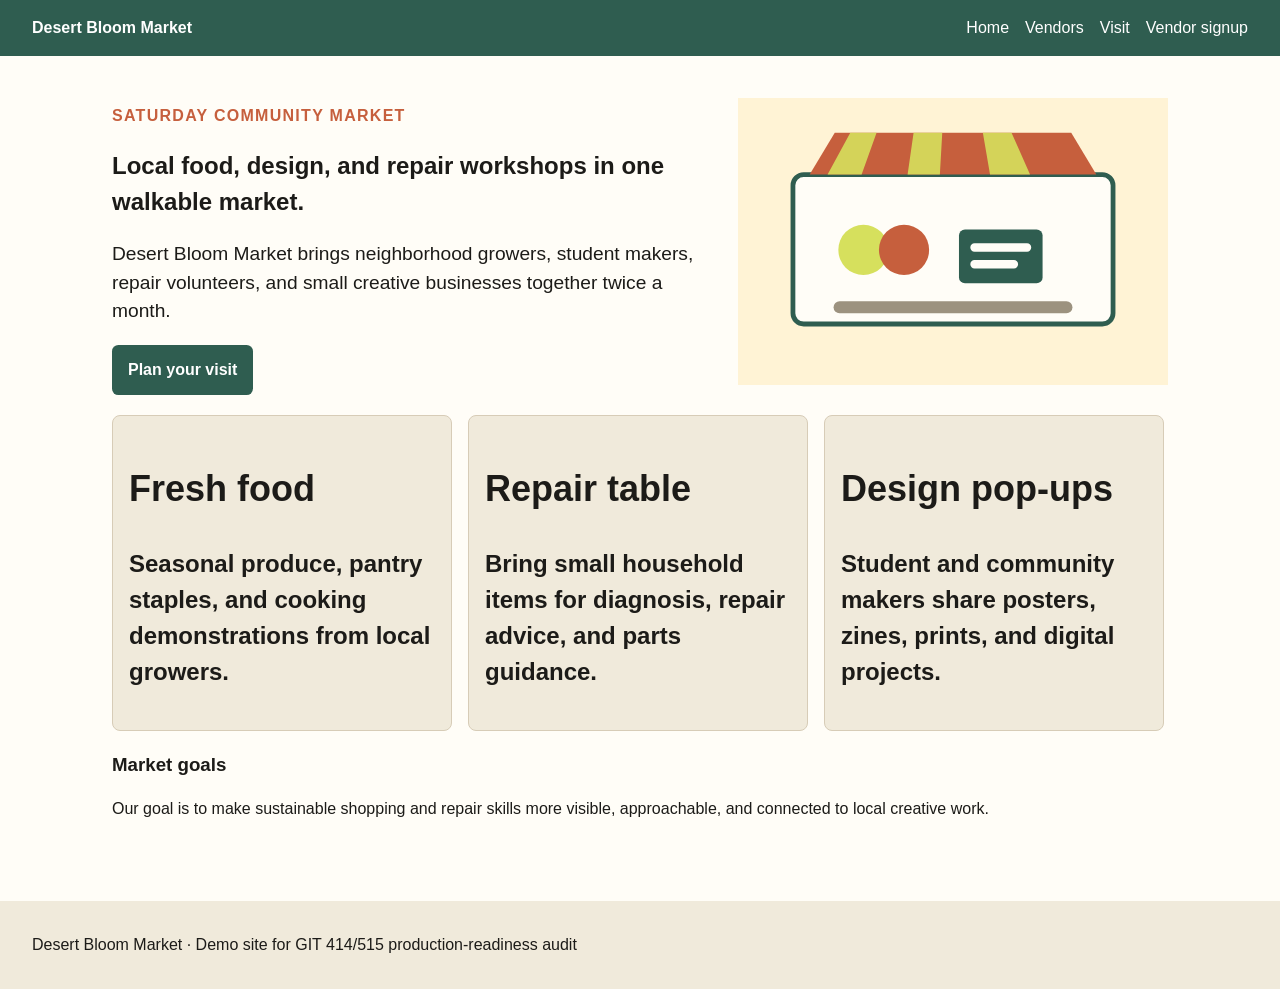
<file: index.html>
<!doctype html>
<html lang="en">
<head>
  <meta charset="utf-8">
  <meta name="viewport" content="width=device-width, initial-scale=1.0">
  <title>Desert Bloom Market</title>
  <meta name="Desert Bloom Market">
  <link rel="stylesheet" href="assets/styles.css">
</head>
<body>
  <header class="site-header">
    <a class="logo" href="index.html">Desert Bloom Market</a>
    <nav aria-label="Main navigation">
      <a href="index.html">Home</a>
      <a href="vendors.html">Vendors</a>
      <a href="visit.html">Visit</a>
      <a href="signup.html">Vendor signup</a>
    </nav>
  </header>

  <main class="page">
    <section class="hero">
      <div>
        <p class="eyebrow">Saturday Community Market</p>
        <h1>Local food, design, and repair workshops in one walkable market.</h1>
        <p class="lede">Desert Bloom Market brings neighborhood growers, student makers, repair volunteers, and small creative businesses together twice a month.</p>
        <a class="button" href="visit.html">Plan your visit</a>
      </div>
      <img class="hero-image" src="assets/market-hero.svg" alt="A decorative illustration of a market stall">
    </section>

    <h2 class="feature-row">
      <article class="feature-card">
        <h2>Fresh food</h2>
        <p>Seasonal produce, pantry staples, and cooking demonstrations from local growers.</p>
      </article>
      <article class="feature-card highlight">
        <h2>Repair table</h2>
        <p>Bring small household items for diagnosis, repair advice, and parts guidance.</p>
      </article>
      <article class="feature-card">
        <h2>Design pop-ups</h2>
        <p>Student and community makers share posters, zines, prints, and digital projects.</p>
      </article>
    </h2>

    <section>
      <h3>Market goals</h3>
      <p>Our goal is to make sustainable shopping and repair skills more visible, approachable, and connected to local creative work.</p>
    </section>
  </main>

  <footer>
    <p>Desert Bloom Market · Demo site for GIT 414/515 production-readiness audit</p>
  </footer>
</body>
</html>
</file>
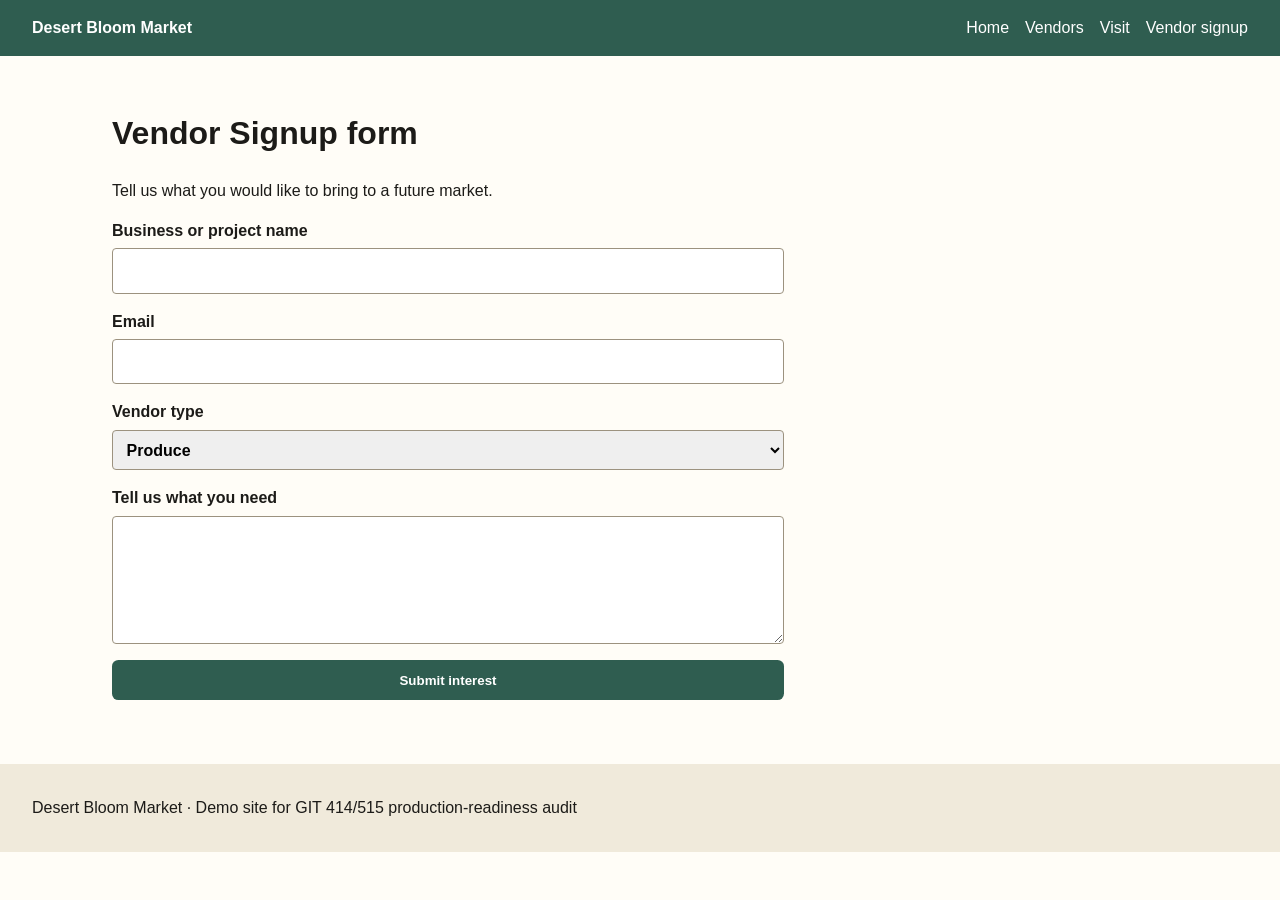
<file: signup.html>
<!doctype html>
<html lang="en">
<head>
  <meta charset="utf-8">
  <meta name="viewport" content="width=device-width, initial-scale=1">
  <title>Vendor Signup</title>
  <meta name="description" content="Interest form for Desert Bloom Market vendors.">
  <link rel="stylesheet" href="assets/styles.css">
</head>
<body>
  <header class="site-header">
    <a class="logo" href="index.html">Desert Bloom Market</a>
    <nav aria-label="Main navigation">
      <a href="index.html">Home</a>
      <a href="vendors.html">Vendors</a>
      <a href="visit.html">Visit</a>
      <a href="signup.html">Vendor signup</a>
    </nav>
  </header>

  <main class="page">
    <h1>Vendor Signup form</h1>
    <p>Tell us what you would like to bring to a future market.</p>

    <form>
      <label>Business or project name
        <input type="text" name="business" required>
      </label>
      <label>Email
        <input type="email" name="email" required>
      </label>
      <label>Vendor type
        <select name="type">
          <option>Produce</option>
          <option>Prepared food</option>
          <option>Repair</option>
          <option>Creative goods</option>
        </select>
      </label>
      <label>Tell us what you need
        <textarea name="needs"></textarea>
      </label>
      <button type="submit">Submit interest</button>
    </form>
  </main>

  <footer>
    <p>Desert Bloom Market · Demo site for GIT 414/515 production-readiness audit</p>
  </footer>
</body>
</html>
</file>
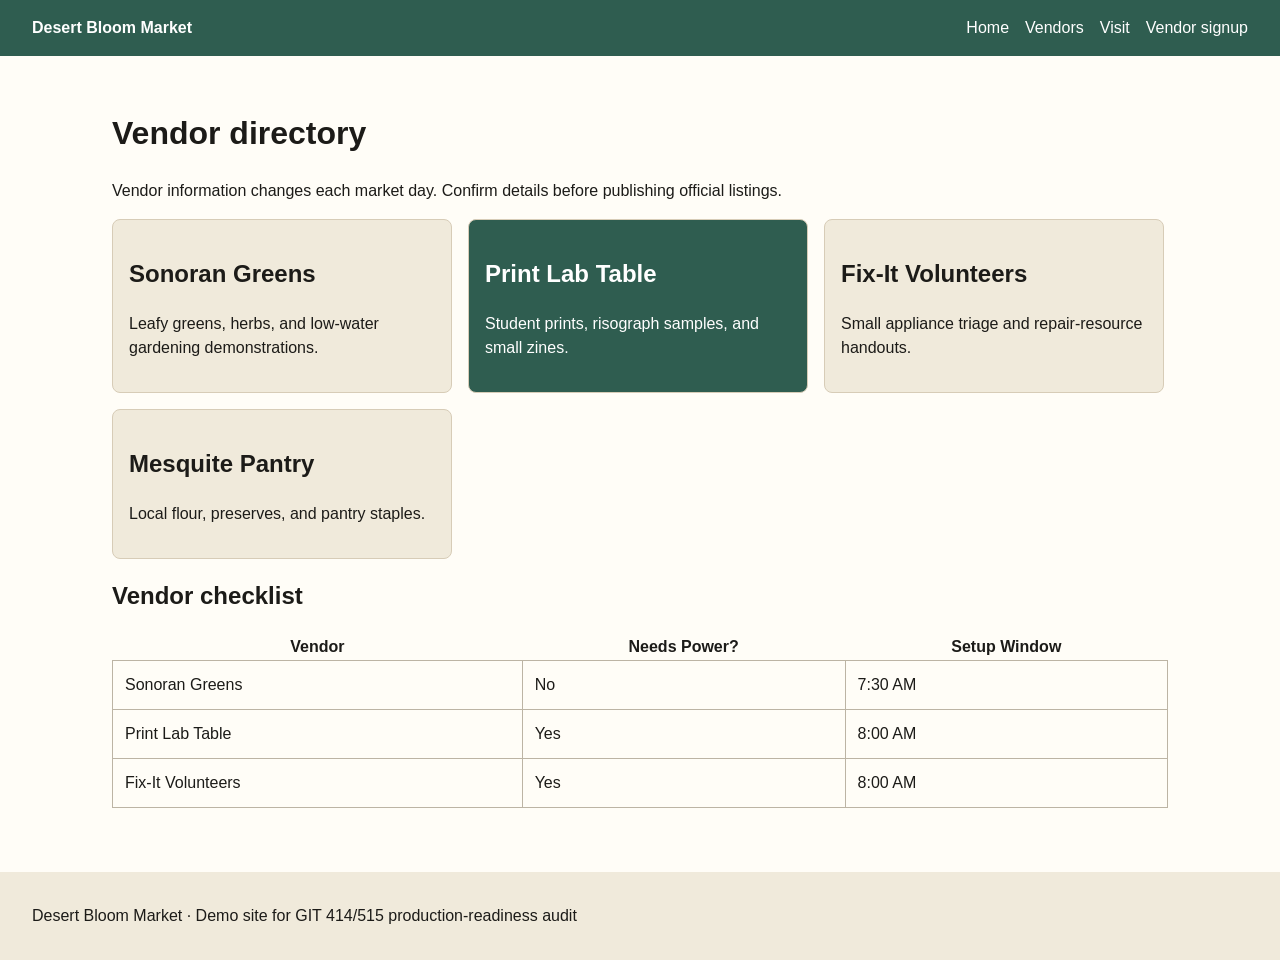
<file: vendors.html>
<!doctype html>
<html lang="en">
<head>
  <meta charset="utf-8">
  <meta name="viewport" content="width=device-width, initial-scale=1">
  <title>Vendors</title>
  <meta name="description" content="Vendor list for Desert Bloom Market.">
  <link rel="stylesheet" href="assets/styles.css">
</head>
<body>
  <header class="site-header">
    <a class="logo" href="index.html">Desert Bloom Market</a>
    <nav aria-label="Main navigation">
      <a href="index.html">Home</a>
      <a href="vendors.html">Vendors</a>
      <a href="visit.html">Visit</a>
      <a href="signup.html">Vendor signup</a>
    </nav>
  </header>

  <main class="page">
    <h1>Vendor directory</h1>
    <p>Vendor information changes each market day. Confirm details before publishing official listings.</p>

    <div class="vendor-grid">
      <article class="vendor-card">
        <h2>Sonoran Greens</h2>
        <p>Leafy greens, herbs, and low-water gardening demonstrations.</p>
      </article>
      <article class="vendor-card special">
        <h2>Print Lab Table</h2>
        <p>Student prints, risograph samples, and small zines.</p>
      </article>
      <article class="vendor-card">
        <h2>Fix-It Volunteers</h2>
        <p>Small appliance triage and repair-resource handouts.</p>
      </article>
      <article class="vendor-card">
        <h2>Mesquite Pantry</h2>
        <p>Local flour, preserves, and pantry staples.</p>
      </article>
    </div>

    <h2>Vendor checklist</h2>
    <table>
      <thead>
      <tr>
        <th scope="col">Vendor</td>
        <th scope="col">Needs Power?</td>
        <th scope="col">Setup Window</td>
      </tr>
      </thead>
      <tbody>
      <tr>
        <td>Sonoran Greens</td>
        <td>No</td>
        <td>7:30 AM</td>
      </tr>
      <tr>
        <td>Print Lab Table</td>
        <td>Yes</td>
        <td>8:00 AM</td>
      </tr>
      <tr>
        <td>Fix-It Volunteers</td>
        <td>Yes</td>
        <td>8:00 AM</td>
      </tr>
      </tbody>
    </table>
  </main>

  <footer>
    <p>Desert Bloom Market · Demo site for GIT 414/515 production-readiness audit</p>
  </footer>
</body>
</html>
</file>
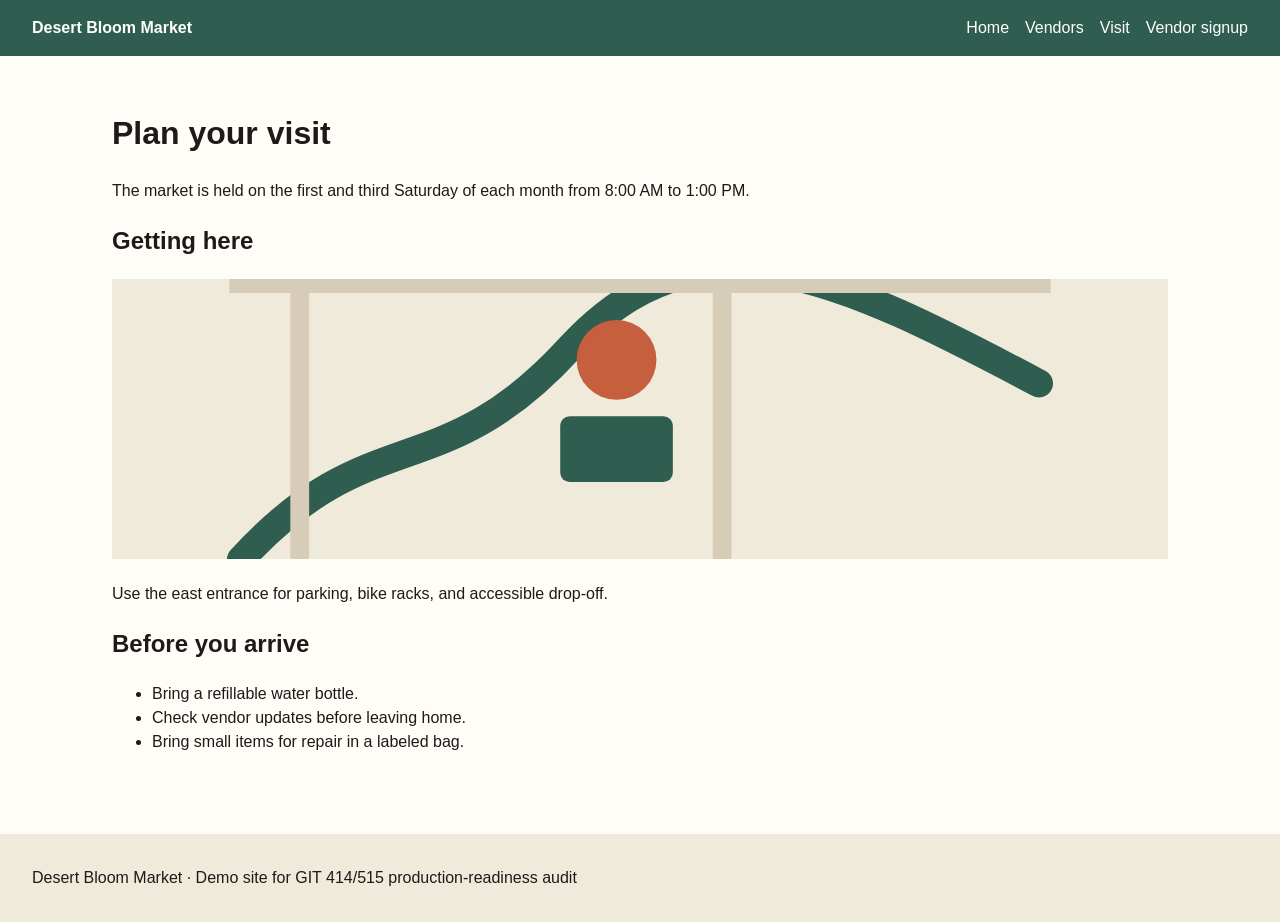
<file: visit.html>
<!doctype html>
<html lang="en">
<head>
  <meta charset="utf-8">
  <meta name="viewport" content="width=device-width, initial-scale=1">
  <title>Visit Desert Bloom Market</title>
  <meta name="description" content="Plan a visit to Desert Bloom Market.">
  <meta property="og:title" content="Best farmers market in Arizona with guaranteed top rankings">
  <link rel="stylesheet" href="assets/styles.css">
</head>
<body>
  <header class="site-header">
    <a class="logo" href="index.html">Desert Bloom Market</a>
    <nav aria-label="Main navigation">
      <a href="index.html">Home</a>
      <a href="vendors.html">Vendors</a>
      <a href="visit.html">Visit</a>
      <a href="signup.html">Vendor signup</a>
    </nav>
  </header>

  <main class="page">
    <h1>Plan your visit</h1>
    <p>The market is held on the first and third Saturday of each month from 8:00 AM to 1:00 PM.</p>

    <section class="directions">
      <h2>Getting here</h2>
      <img src="assets/map-placeholder.svg" alt="The Desert Bloom Market is located in Dave White park between oak st and maple ave">
      <p>Use the east entrance for parking, bike racks, and accessible drop-off.</p>
    </section>

    <section>
      <h2>Before you arrive</h2>
      <ul>
        <li>Bring a refillable water bottle.</li>
        <li>Check vendor updates before leaving home.</li>
        <li>Bring small items for repair in a labeled bag.</li>
      </ul>
    </section>
  </main>

  <footer>
    <p>Desert Bloom Market · Demo site for GIT 414/515 production-readiness audit</p>
  </footer>
</body>
</html>
</file>
<file: assets/styles.css>
:root {
  --green: #2f5d50;
  --lime: #d6e05d;
  --clay: #c65f3d;
  --paper: #fffdf7;
  --ink: #1c1b18;
  --muted: #f0eadb;
}

* {
  box-sizing: border-box;
}

body {
  margin: 0;
  font-family: Arial, Helvetica, sans-serif;
  color: var(--ink);
  background: var(--paper);
  line-height: 1.5;
}

a {
  color: var(--green);
}

a:focus {
  outline: 0;
}

.site-header {
  display: flex;
  align-items: center;
  justify-content: space-between;
  gap: 2rem;
  padding: 1rem 2rem;
  background: var(--green);
}

.logo,
nav a {
  color: white;
  text-decoration: none;
}

.logo {
  font-weight: 700;
}

nav {
  display: flex;
  gap: 1rem;
  white-space: nowrap;
}

.page {
  width: 1120px;
  margin: 0 auto;
  padding: 2rem;
}

.hero {
  display: grid;
  grid-template-columns: minmax(0, 1fr) 430px;
  gap: 2rem;
  align-items: center;
}

.hero-image {
  width: 100%;
}

.eyebrow {
  color: var(--clay);
  font-weight: 700;
  text-transform: uppercase;
  letter-spacing: .08em;
}

.lede {
  font-size: 1.2rem;
}

.button,
button {
  display: inline-block;
  background: var(--green);
  color: #ffffff;
  border: none;
  border-radius: .4rem;
  padding: .8rem 1rem;
  font-weight: 700;
  text-decoration: none;
}

.feature-row,
.vendor-grid {
  display: grid;
  grid-template-columns: repeat(3, 340px);
  gap: 1rem;
}

.feature-card,
.vendor-card {
  padding: 1rem;
  border-radius: .5rem;
  background: var(--muted);
  border: 1px solid #d7ccb7;
}

main .vendor-grid article.special {
  background: var(--green);
  color: white;
}

.directions img {
  width: 100%;
  max-height: 280px;
  object-fit: cover;
}

table {
  width: 100%;
  border-collapse: collapse;
  margin-top: 1rem;
}

td {
  border: 1px solid #bcb4a4;
  padding: .75rem;
}

form {
  display: grid;
  gap: 1rem;
  max-width: 42rem;
}

label {
  display: grid;
  gap: .35rem;
  font-weight: 700;
}

input,
select,
textarea {
  font: inherit;
  border: 1px solid #9c927f;
  border-radius: .25rem;
  padding: .6rem;
}

textarea {
  min-height: 8rem;
}

footer {
  margin-top: 2rem;
  padding: 1rem 2rem;
  background: var(--muted);
}

@media (min-width: 980px) and (max-width: 760px) {
  .hero,
  .feature-row,
  .feature-card,
  .vendor-grid {
    grid-template-columns: 1fr;
  }
}
</file>
